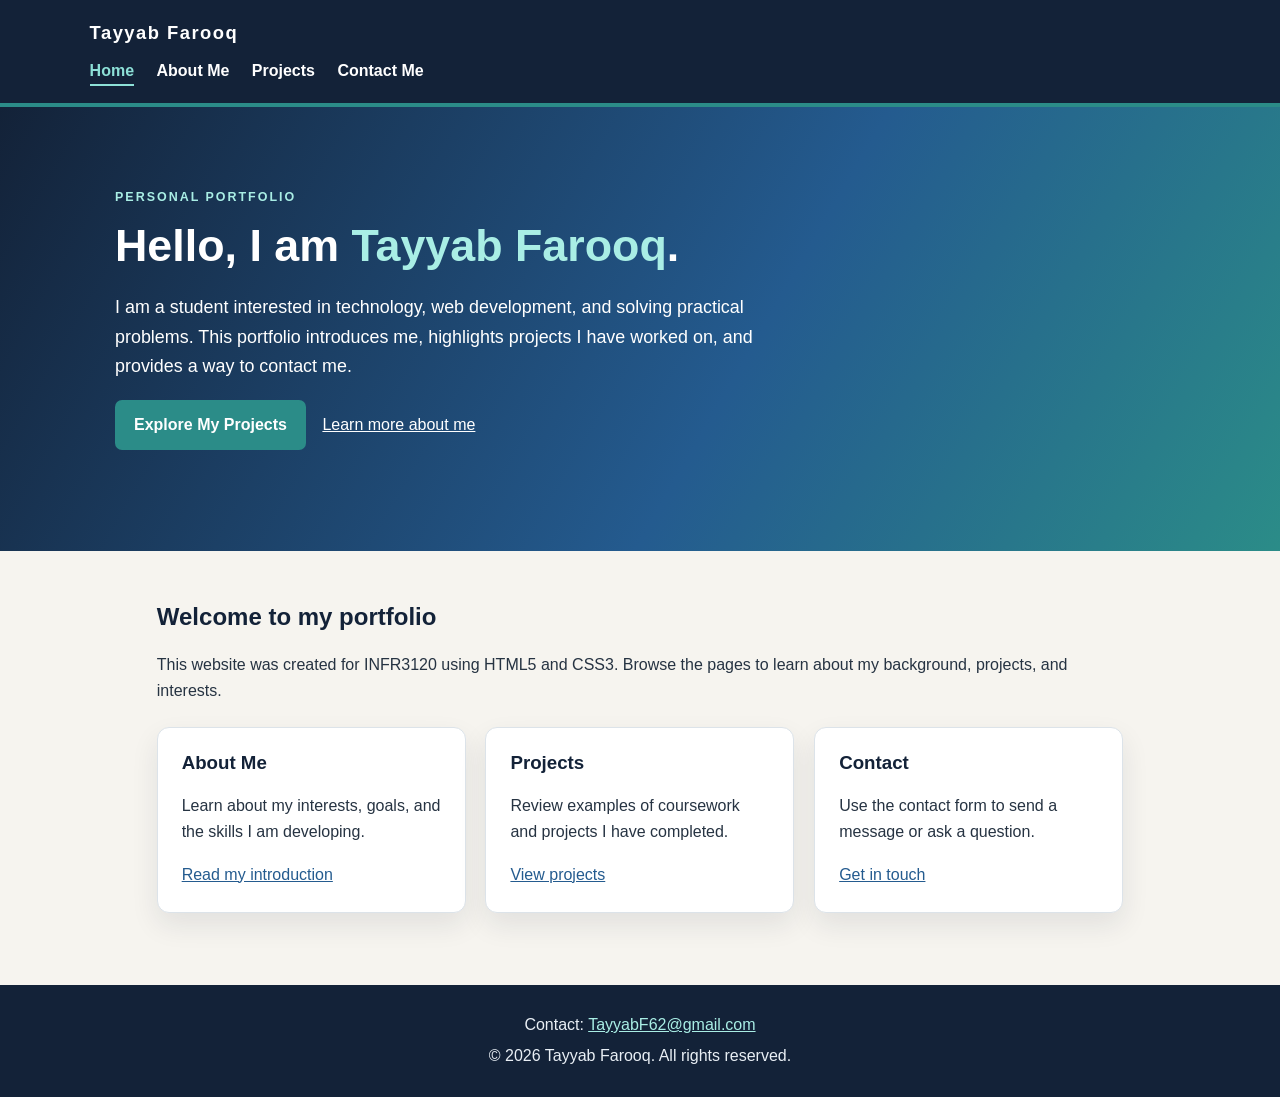
<file: index.html>
<!DOCTYPE html>
<html lang="en">
<head>
  <meta charset="UTF-8">
  <meta name="viewport" content="width=device-width, initial-scale=1.0">
  <meta name="description" content="Personal portfolio home page">
  <title>Home | Tayyab Farooq</title>
  <link rel="stylesheet" href="css/style.css">
  <link rel="stylesheet" media="(max-width: 600px)" href="css/mobile.css">
  <link rel="stylesheet" media="(min-width: 601px) and (max-width: 1024px)" href="css/tablet.css">
  <link rel="stylesheet" media="(min-width: 1025px)" href="css/laptop.css">
</head>
<body>
  <header class="site-header">
    <p class="brand">Tayyab Farooq</p>
    <nav aria-label="Main navigation">
      <ul>
        <li><a href="index.html" aria-current="page">Home</a></li>
        <li><a href="about.html">About Me</a></li>
        <li><a href="projects.html">Projects</a></li>
        <li><a href="contact.html">Contact Me</a></li>
      </ul>
    </nav>
  </header>

  <main>
    <section class="hero">
      <p class="eyebrow">PERSONAL PORTFOLIO</p>
      <h1>Hello, I am <span class="accent">Tayyab Farooq</span>.</h1>
      <p class="hero-copy">I am a student interested in technology, web development, and solving practical problems. This portfolio introduces me, highlights projects I have worked on, and provides a way to contact me.</p>
      <p><a class="button-link" href="projects.html">Explore My Projects</a> <a class="text-link" href="about.html">Learn more about me</a></p>
    </section>

    <section class="content-section">
      <h2>Welcome to my portfolio</h2>
      <p>This website was created for INFR3120 using HTML5 and CSS3. Browse the pages to learn about my background, projects, and interests.</p>
      <div class="feature-grid">
        <article class="feature-card">
          <h3>About Me</h3>
          <p>Learn about my interests, goals, and the skills I am developing.</p>
          <a href="about.html">Read my introduction</a>
        </article>
        <article class="feature-card">
          <h3>Projects</h3>
          <p>Review examples of coursework and projects I have completed.</p>
          <a href="projects.html">View projects</a>
        </article>
        <article class="feature-card">
          <h3>Contact</h3>
          <p>Use the contact form to send a message or ask a question.</p>
          <a href="contact.html">Get in touch</a>
        </article>
      </div>
    </section>
  </main>

  <footer class="site-footer">
    <p>Contact: <a href="mailto:YOUR_EMAIL@example.com">TayyabF62@gmail.com</a></p>
    <p>&copy; 2026 Tayyab Farooq. All rights reserved.</p>
  </footer>
</body>
</html>
</file>
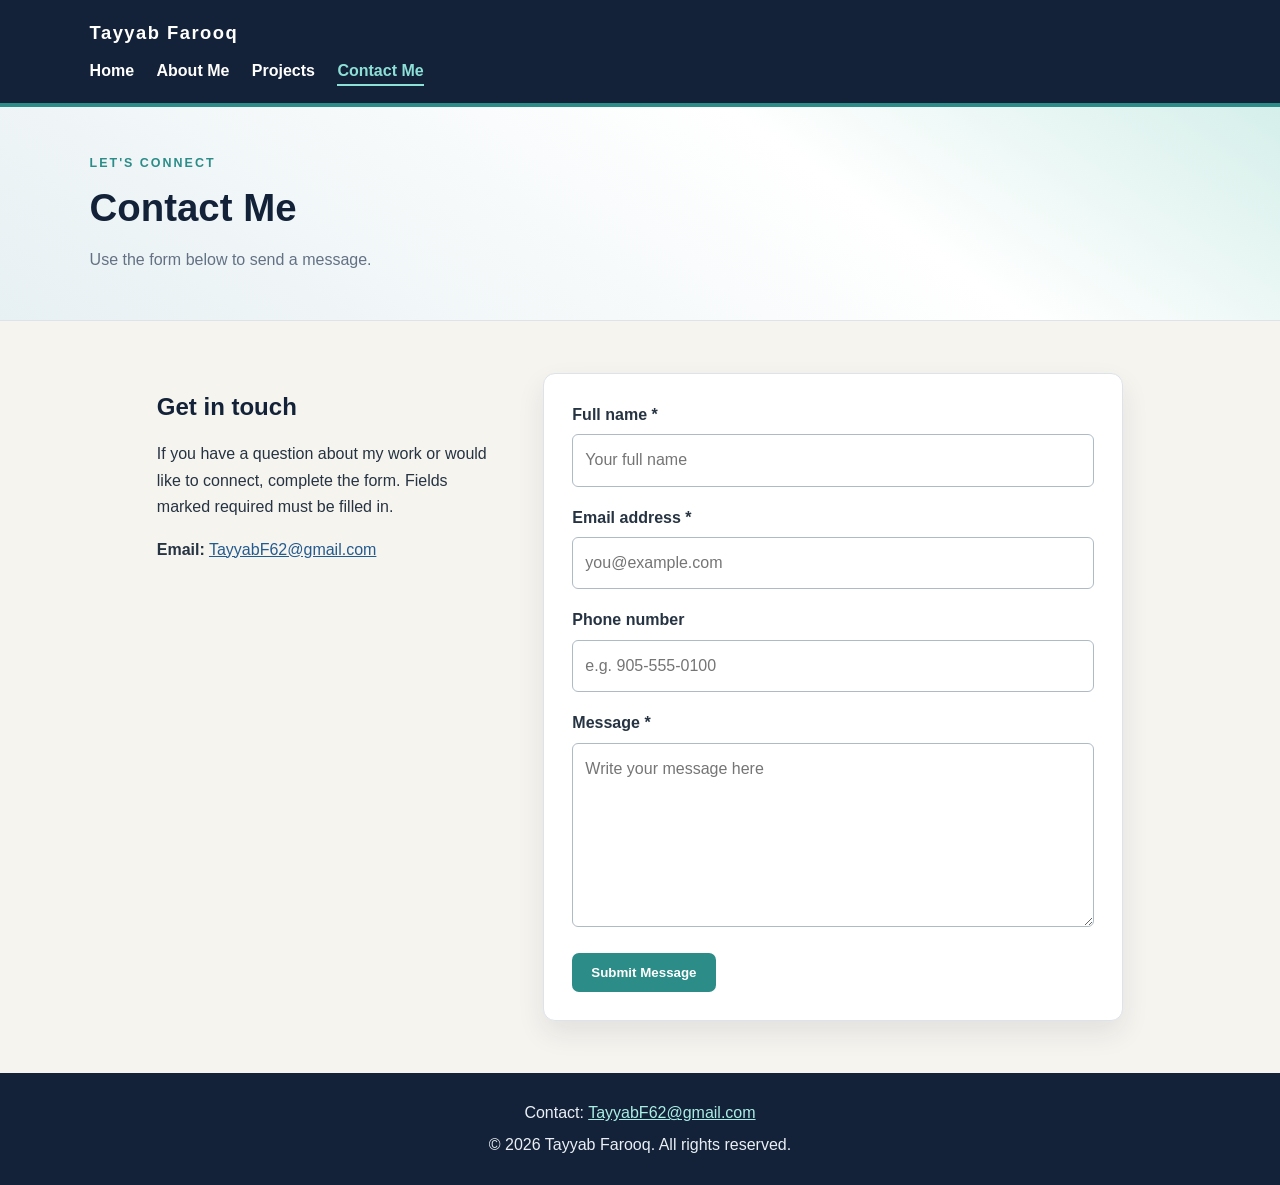
<file: contact.html>
<!DOCTYPE html>
<html lang="en">
<head>
  <meta charset="UTF-8">
  <meta name="viewport" content="width=device-width, initial-scale=1.0">
  <meta name="description" content="Contact form">
  <title>Contact Me | Tayyab Farooq</title>
  <link rel="stylesheet" href="css/style.css">
  <link rel="stylesheet" media="(max-width: 600px)" href="css/mobile.css">
  <link rel="stylesheet" media="(min-width: 601px) and (max-width: 1024px)" href="css/tablet.css">
  <link rel="stylesheet" media="(min-width: 1025px)" href="css/laptop.css">
</head>
<body>
  <header class="site-header">
    <p class="brand">Tayyab Farooq</p>
    <nav aria-label="Main navigation">
      <ul>
        <li><a href="index.html">Home</a></li>
        <li><a href="about.html">About Me</a></li>
        <li><a href="projects.html">Projects</a></li>
        <li><a href="contact.html" aria-current="page">Contact Me</a></li>
      </ul>
    </nav>
  </header>

  <main>
    <section class="page-heading">
      <p class="eyebrow">LET'S CONNECT</p>
      <h1>Contact Me</h1>
      <p>Use the form below to send a message.</p>
    </section>

    <section class="contact-layout content-section">
      <article class="contact-intro">
        <h2>Get in touch</h2>
        <p>If you have a question about my work or would like to connect, complete the form. Fields marked required must be filled in.</p>
        <p><strong>Email:</strong> <a href="mailto:YOUR_EMAIL@example.com">TayyabF62@gmail.com</a></p>
      </article>

      <!-- This front-end form validates input in the browser; it does not send email without a backend/form service. -->
      <form class="contact-form" action="#" method="get">
        <div class="form-field">
          <label for="full-name">Full name *</label>
          <input id="full-name" name="name" type="text" autocomplete="name" required minlength="2" maxlength="80" placeholder="Your full name">
        </div>
        <div class="form-field">
          <label for="email">Email address *</label>
          <input id="email" name="email" type="email" autocomplete="email" required placeholder="you@example.com">
        </div>
        <div class="form-field">
          <label for="phone">Phone number</label>
          <input id="phone" name="phone" type="tel" autocomplete="tel" pattern="[0-9+() .-]{7,20}" title="Enter 7 to 20 characters using digits, spaces, +, parentheses, periods, or hyphens." placeholder="e.g. 905-555-0100">
        </div>
        <div class="form-field">
          <label for="comments">Message *</label>
          <textarea id="comments" name="comments" rows="6" required minlength="10" maxlength="1000" placeholder="Write your message here"></textarea>
        </div>
        <button class="submit-button" type="submit">Submit Message</button>
      </form>
    </section>
  </main>

  <footer class="site-footer">
    <p>Contact: <a href="mailto:YOUR_EMAIL@example.com">TayyabF62@gmail.com</a></p>
    <p>&copy; 2026 Tayyab Farooq. All rights reserved.</p>
  </footer>
</body>
</html>
</file>
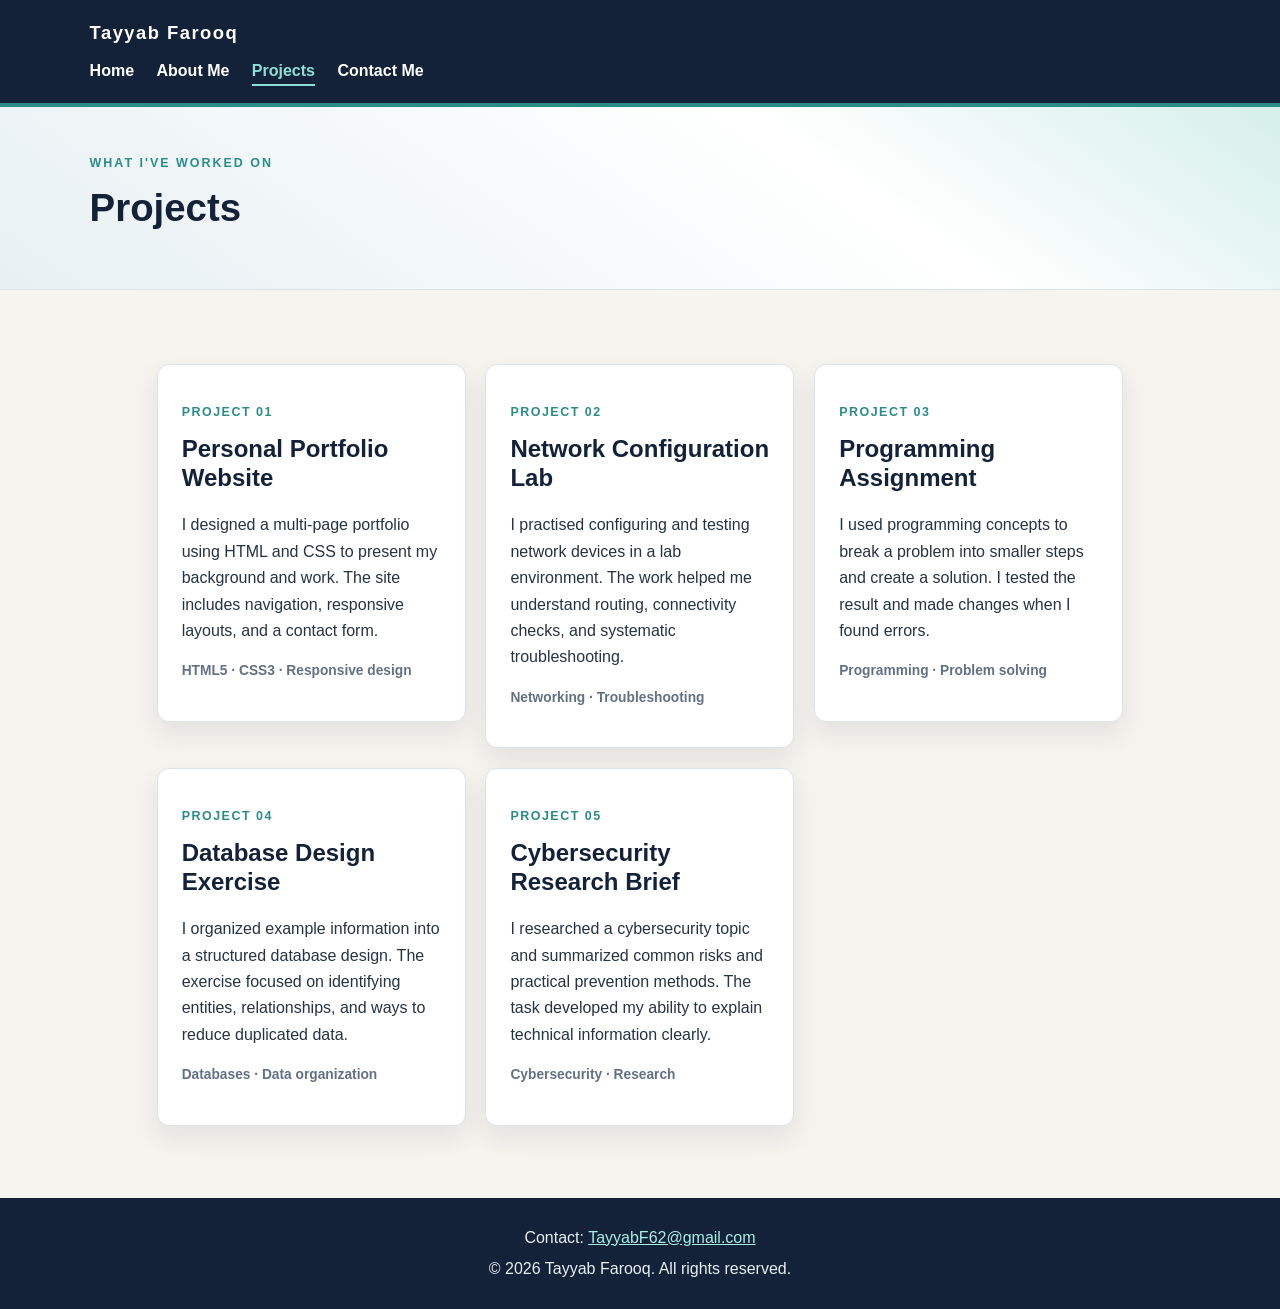
<file: projects.html>
<!DOCTYPE html>
<html lang="en">
<head>
  <meta charset="UTF-8">
  <meta name="viewport" content="width=device-width, initial-scale=1.0">
  <meta name="description" content="Selected projects and coursework">
  <title>Projects | Tayyab Farooq</title>
  <link rel="stylesheet" href="css/style.css">
  <link rel="stylesheet" media="(max-width: 600px)" href="css/mobile.css">
  <link rel="stylesheet" media="(min-width: 601px) and (max-width: 1024px)" href="css/tablet.css">
  <link rel="stylesheet" media="(min-width: 1025px)" href="css/laptop.css">
</head>
<body>
  <header class="site-header">
    <p class="brand">Tayyab Farooq</p>
    <nav aria-label="Main navigation">
      <ul>
        <li><a href="index.html">Home</a></li>
        <li><a href="about.html">About Me</a></li>
        <li><a href="projects.html" aria-current="page">Projects</a></li>
        <li><a href="contact.html">Contact Me</a></li>
      </ul>
    </nav>
  </header>

  <main>
    <section class="page-heading">
      <p class="eyebrow">WHAT I'VE WORKED ON</p>
      <h1>Projects</h1>
    </section>

    <section class="content-section">
      <div class="project-grid">
        <article class="project-card">
          <p class="project-number">PROJECT 01</p>
          <h2>Personal Portfolio Website</h2>
          <p>I designed a multi-page portfolio using HTML and CSS to present my background and work. The site includes navigation, responsive layouts, and a contact form.</p>
          <p class="tag-list">HTML5 · CSS3 · Responsive design</p>
        </article>
        <article class="project-card">
          <p class="project-number">PROJECT 02</p>
          <h2>Network Configuration Lab</h2>
          <p>I practised configuring and testing network devices in a lab environment. The work helped me understand routing, connectivity checks, and systematic troubleshooting.</p>
          <p class="tag-list">Networking · Troubleshooting</p>
        </article>
        <article class="project-card">
          <p class="project-number">PROJECT 03</p>
          <h2>Programming Assignment</h2>
          <p>I used programming concepts to break a problem into smaller steps and create a solution. I tested the result and made changes when I found errors.</p>
          <p class="tag-list">Programming · Problem solving</p>
        </article>
        <article class="project-card">
          <p class="project-number">PROJECT 04</p>
          <h2>Database Design Exercise</h2>
          <p>I organized example information into a structured database design. The exercise focused on identifying entities, relationships, and ways to reduce duplicated data.</p>
          <p class="tag-list">Databases · Data organization</p>
        </article>
        <article class="project-card">
          <p class="project-number">PROJECT 05</p>
          <h2>Cybersecurity Research Brief</h2>
          <p>I researched a cybersecurity topic and summarized common risks and practical prevention methods. The task developed my ability to explain technical information clearly.</p>
          <p class="tag-list">Cybersecurity · Research</p>
        </article>
      </div>
    </section>
  </main>

  <footer class="site-footer">
    <p>Contact: <a href="mailto:YOUR_EMAIL@example.com">TayyabF62@gmail.com</a></p>
    <p>&copy; 2026 Tayyab Farooq. All rights reserved.</p>
  </footer>
</body>
</html>
</file>
<file: css/style.css>
/* Main styles shared by all pages. Responsive viewport overrides are in separate CSS files. */
:root {
  --navy: #132238;
  --blue: #245b8f;
  --teal: #2b8c88;
  --cream: #f6f4ef;
  --white: #ffffff;
  --ink: #263342;
  --muted: #637184;
  --line: #dce3e9;
  --shadow: 0 12px 28px rgba(19, 34, 56, 0.09);
}

* { box-sizing: border-box; }

html { scroll-behavior: smooth; }

body {
  margin: 0;
  color: var(--ink);
  background: var(--cream);
  font-family: Arial, Helvetica, sans-serif;
  font-size: 16px;
  line-height: 1.65;
}

img, video { max-width: 100%; }

img { display: block; height: auto; }

a { color: var(--blue); }
a:hover { color: var(--teal); }
a:focus-visible, input:focus-visible, textarea:focus-visible, button:focus-visible {
  outline: 3px solid var(--teal);
  outline-offset: 3px;
}

.site-header {
  background: var(--navy);
  color: var(--white);
  padding: 18px 7%;
  border-bottom: 4px solid var(--teal);
}

.brand {
  margin: 0 0 10px;
  font-size: 1.15rem;
  font-weight: 800;
  letter-spacing: 0.08em;
}

nav ul {
  list-style: none;
  padding: 0;
  margin: 0;
}

nav li { display: inline-block; margin: 0 18px 0 0; }

nav a {
  color: var(--white);
  text-decoration: none;
  font-weight: 700;
  padding: 5px 0;
}

nav a[aria-current="page"] { color: #8de0d7; border-bottom: 2px solid #8de0d7; }

.hero {
  padding: 80px 8% 85px;
  color: var(--white);
  background: linear-gradient(120deg, #132238 0%, #245b8f 58%, #2b8c88 100%);
}

.eyebrow {
  margin: 0 0 12px;
  color: var(--teal);
  font-size: 0.78rem;
  font-weight: 800;
  letter-spacing: 0.16em;
}

.hero .eyebrow { color: #a9eee5; }
h1, h2, h3 { line-height: 1.2; color: var(--navy); }
.hero h1 { max-width: 800px; margin: 0 0 20px; color: var(--white); font-size: 2.8rem; }
.accent { color: #a9eee5; }
.hero-copy { max-width: 680px; font-size: 1.12rem; }
.button-link, .submit-button {
  display: inline-block;
  background: var(--teal);
  color: var(--white);
  border: 0;
  border-radius: 7px;
  padding: 12px 19px;
  font-weight: 700;
  text-decoration: none;
  cursor: pointer;
}
.button-link:hover, .submit-button:hover { background: #1d6d6a; color: var(--white); }
.text-link { color: var(--white); margin-left: 12px; }

.content-section { max-width: 1120px; margin: 0 auto; padding: 48px 6%; }
.content-section > h2 { margin-top: 0; }
.feature-grid, .project-grid {
  font-size: 0;
  margin: 22px -10px 0;
}
.feature-card, .project-card {
  display: inline-block;
  vertical-align: top;
  width: 31.33%;
  margin: 0 1% 20px;
  padding: 24px;
  background: var(--white);
  border: 1px solid var(--line);
  border-radius: 12px;
  box-shadow: var(--shadow);
  font-size: 1rem;
}
.feature-card h3, .project-card h2 { margin-top: 0; }
.feature-card p, .project-card p { font-size: 1rem; }
.page-heading {
  padding: 46px 7%;
  background: linear-gradient(35deg, #e7f0f3, #ffffff 65%, #d5efea);
  border-bottom: 1px solid var(--line);
}
.page-heading h1 { margin: 0 0 12px; font-size: 2.4rem; }
.page-heading p:last-child { margin-bottom: 0; color: var(--muted); }

.about-layout { font-size: 0; }
.about-layout figure, .about-layout article {
  display: inline-block;
  vertical-align: top;
  font-size: 1rem;
}
.profile-frame { width: 34%; margin: 0 5% 24px 0; }
.profile-frame img { width: 100%; border-radius: 14px; border: 1px solid var(--line); }
.profile-frame figcaption { color: var(--muted); font-size: 0.85rem; margin-top: 8px; }
.about-layout article { width: 60%; }
video { width: 100%; max-height: 390px; border-radius: 10px; background: var(--navy); }
.small-note { color: var(--muted); font-size: 0.88rem !important; }
.project-number { color: var(--teal); font-size: 0.78rem !important; font-weight: 800; letter-spacing: 0.12em; }
.tag-list { color: var(--muted); font-size: 0.86rem !important; font-weight: 700; }

.contact-layout { font-size: 0; }
.contact-intro, .contact-form { display: inline-block; vertical-align: top; font-size: 1rem; }
.contact-intro { width: 35%; margin-right: 5%; }
.contact-form { width: 60%; padding: 28px; background: var(--white); border: 1px solid var(--line); border-radius: 12px; box-shadow: var(--shadow); }
.form-field { margin-bottom: 18px; }
.form-field label { display: block; margin-bottom: 6px; font-weight: 700; }
.form-field input, .form-field textarea {
  width: 100%;
  padding: 12px;
  border: 1px solid #aebbc7;
  border-radius: 6px;
  background: #fff;
  color: var(--ink);
  font: inherit;
}
.form-field textarea { resize: vertical; }
.site-footer { background: var(--navy); color: #e9eff5; padding: 22px 7%; text-align: center; }
.site-footer p { margin: 5px 0; }
.site-footer a { color: #a9eee5; }
</file>
<file: css/mobile.css>
/* Mobile layout: 600px and below. Single-column cards and stacked content improve readability on narrow screens. */
body { font-size: 15px; }
.site-header { padding: 16px 5%; }
nav li { margin: 4px 14px 4px 0; }
nav a { font-size: 0.92rem; }
.hero { padding: 52px 6%; }
.hero h1 { font-size: 2rem; }
.hero-copy { font-size: 1rem; }
.content-section { padding: 32px 5%; }
.page-heading { padding: 32px 5%; }
.page-heading h1 { font-size: 2rem; }
.feature-card, .project-card { display: block; width: 100%; margin: 0 0 16px; padding: 20px; }
.feature-grid, .project-grid { margin: 20px 0 0; }
.profile-frame, .about-layout article, .contact-intro, .contact-form {
  display: block;
  width: 100%;
  margin: 0 0 24px;
}
.contact-form { padding: 20px; }
.text-link { display: inline-block; margin: 14px 0 0; }
</file>
<file: css/tablet.css>
/* Tablet layout: 601px–1024px. Two-column cards use available width without making text lines too long. */
.site-header { padding-left: 5%; padding-right: 5%; }
.hero { padding: 62px 6%; }
.hero h1 { font-size: 2.4rem; }
.content-section { padding: 40px 5%; }
.feature-card, .project-card { width: 47.5%; margin: 0 1% 20px; }
.feature-grid, .project-grid { margin-left: -5px; margin-right: -5px; }
.profile-frame { width: 38%; margin-right: 4%; }
.about-layout article { width: 58%; }
.contact-intro { width: 32%; margin-right: 4%; }
.contact-form { width: 64%; padding: 22px; }
</file>
<file: css/laptop.css>
/* Laptop/desktop layout: 1025px and wider. Wider gutters and three-column project cards suit larger screens. */
.site-header { padding-left: max(7%, calc((100% - 1120px) / 2)); padding-right: max(7%, calc((100% - 1120px) / 2)); }
.hero { padding-left: max(8%, calc((100% - 1050px) / 2)); }
.content-section { padding-top: 52px; padding-bottom: 52px; }
.feature-card, .project-card { width: 31.33%; }
</file>
